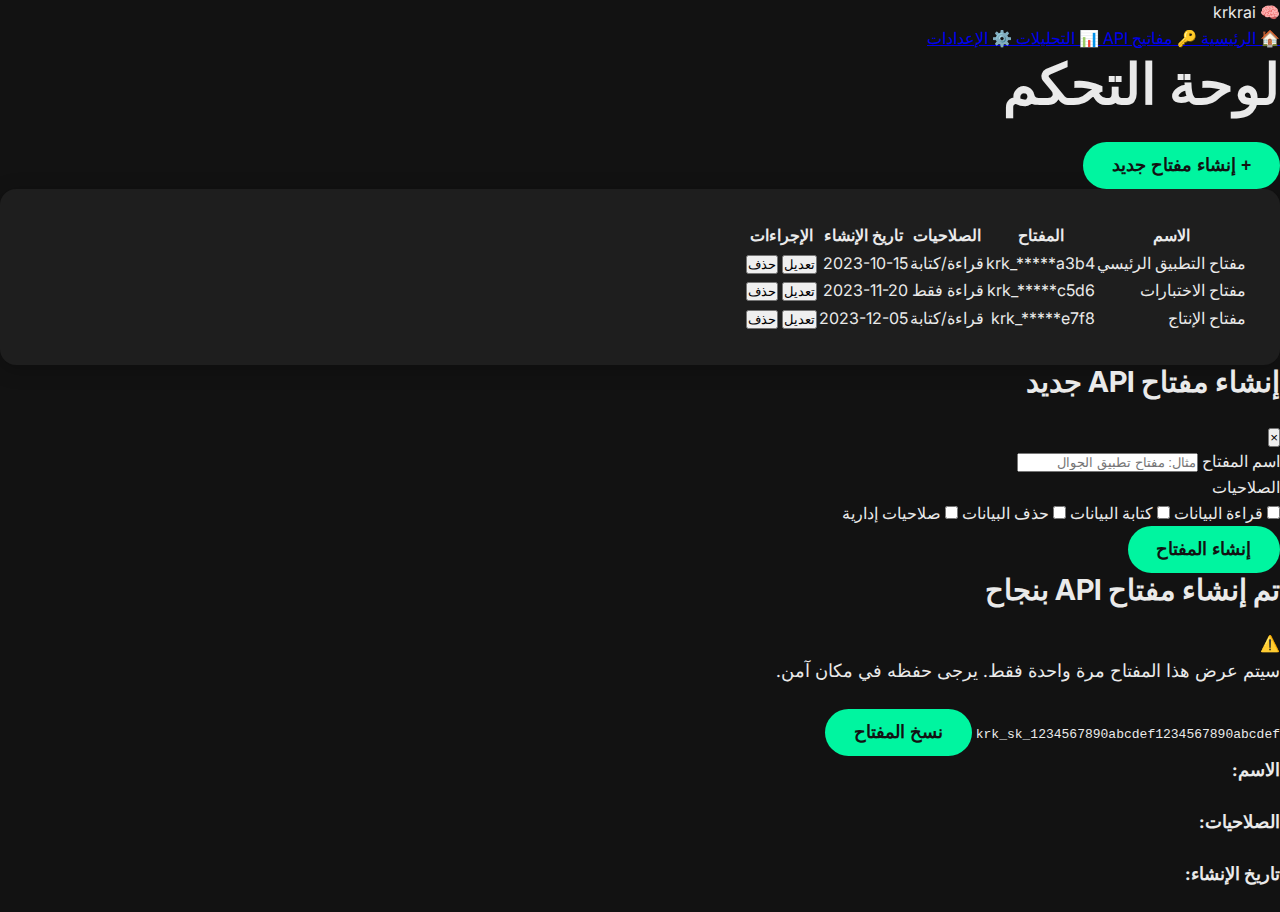
<file: api-keys.html>
<!-- api-keys.html -->
<!DOCTYPE html>
<html lang="ar" dir="rtl">
<head>
  <meta charset="UTF-8">
  <meta name="viewport" content="width=device-width, initial-scale=1.0">
  <title>HamkamAI - لوحة التحكم</title>
  <link rel="stylesheet" href="styles.css">
  <link href="https://fonts.googleapis.com/css2?family=Inter:wght@300;400;500;600;700&display=swap" rel="stylesheet">
</head>
<body data-theme="dark">
  <div class="dashboard-layout">
    <!-- الشريط الجانبي -->
    <aside class="sidebar">
      <div class="logo">
        <span class="logo-icon">🧠</span>
        <span class="logo-text">krkrai</span>
      </div>
      
      <nav class="sidebar-nav">
        <a href="#" class="nav-item">
          <span class="nav-icon">🏠</span>
          <span class="nav-text">الرئيسية</span>
        </a>
        <a href="#" class="nav-item active">
          <span class="nav-icon">🔑</span>
          <span class="nav-text">مفاتيح API</span>
        </a>
        <a href="#" class="nav-item">
          <span class="nav-icon">📊</span>
          <span class="nav-text">التحليلات</span>
        </a>
        <a href="#" class="nav-item">
          <span class="nav-icon">⚙️</span>
          <span class="nav-text">الإعدادات</span>
        </a>
      </nav>
    </aside>
    
    <!-- المحتوى الرئيسي -->
    <main class="dashboard-content">
      <div class="dashboard-header">
        <h1>لوحة التحكم</h1>
        <button class="btn" id="create-key-btn">+ إنشاء مفتاح جديد</button>
      </div>
      
      <!-- جدول مفاتيح API -->
      <div class="card">
        <div class="table-responsive">
          <table class="api-keys-table">
            <thead>
              <tr>
                <th>الاسم</th>
                <th>المفتاح</th>
                <th>الصلاحيات</th>
                <th>تاريخ الإنشاء</th>
                <th>الإجراءات</th>
              </tr>
            </thead>
            <tbody>
              <tr>
                <td>مفتاح التطبيق الرئيسي</td>
                <td>krk_*****a3b4</td>
                <td>قراءة/كتابة</td>
                <td>2023-10-15</td>
                <td>
                  <button class="action-btn">تعديل</button>
                  <button class="action-btn delete">حذف</button>
                </td>
              </tr>
              <tr>
                <td>مفتاح الاختبارات</td>
                <td>krk_*****c5d6</td>
                <td>قراءة فقط</td>
                <td>2023-11-20</td>
                <td>
                  <button class="action-btn">تعديل</button>
                  <button class="action-btn delete">حذف</button>
                </td>
              </tr>
              <tr>
                <td>مفتاح الإنتاج</td>
                <td>krk_*****e7f8</td>
                <td>قراءة/كتابة</td>
                <td>2023-12-05</td>
                <td>
                  <button class="action-btn">تعديل</button>
                  <button class="action-btn delete">حذف</button>
                </td>
              </tr>
            </tbody>
          </table>
        </div>
      </div>
    </main>
  </div>
  
  <!-- نافذة إنشاء مفتاح -->
  <div class="modal" id="create-key-modal">
    <div class="modal-content">
      <div class="modal-header">
        <h3>إنشاء مفتاح API جديد</h3>
        <button class="close-btn">&times;</button>
      </div>
      
      <div class="modal-body">
        <div class="form-group">
          <label for="key-name">اسم المفتاح</label>
          <input type="text" id="key-name" placeholder="مثال: مفتاح تطبيق الجوال">
        </div>
        
        <div class="form-group">
          <label>الصلاحيات</label>
          <div class="permissions-list">
            <label class="permission-item">
              <input type="checkbox" name="permission" value="read">
              <span class="checkmark"></span>
              قراءة البيانات
            </label>
            <label class="permission-item">
              <input type="checkbox" name="permission" value="write">
              <span class="checkmark"></span>
              كتابة البيانات
            </label>
            <label class="permission-item">
              <input type="checkbox" name="permission" value="delete">
              <span class="checkmark"></span>
              حذف البيانات
            </label>
            <label class="permission-item">
              <input type="checkbox" name="permission" value="admin">
              <span class="checkmark"></span>
              صلاحيات إدارية
            </label>
          </div>
        </div>
        
        <button class="btn" id="generate-key-btn">إنشاء المفتاح</button>
      </div>
    </div>
  </div>
  
  <!-- نافذة عرض المفتاح -->
  <div class="modal" id="key-result-modal">
    <div class="modal-content">
      <div class="modal-header">
        <h3>تم إنشاء مفتاح API بنجاح</h3>
      </div>
      
      <div class="modal-body">
        <div class="warning-banner">
          <span class="warning-icon">⚠️</span>
          <p>سيتم عرض هذا المفتاح مرة واحدة فقط. يرجى حفظه في مكان آمن.</p>
        </div>
        
        <div class="api-key-display">
          <code id="generated-key">krk_sk_1234567890abcdef1234567890abcdef</code>
          <button class="btn copy-btn" data-clipboard-target="#generated-key">نسخ المفتاح</button>
        </div>
        
        <div class="key-info">
          <p><strong>الاسم:</strong> <span id="key-info-name"></span></p>
          <p><strong>الصلاحيات:</strong> <span id="key-info-perms"></span></p>
          <p><strong>تاريخ الإنشاء:</strong> <span id="key-info-date"></span></p>
        </div>
      </div>
    </div>
  </div>

  <script>
    // التحكم في النوافذ المنبثقة
    document.getElementById('create-key-btn').addEventListener('click', () => {
      document.getElementById('create-key-modal').style.display = 'flex';
    });
    
    document.querySelector('.close-btn').addEventListener('click', () => {
      document.getElementById('create-key-modal').style.display = 'none';
    });
    
    // إنشاء مفتاح API
    document.getElementById('generate-key-btn').addEventListener('click', () => {
      const keyName = document.getElementById('key-name').value;
      const permissions = Array.from(document.querySelectorAll('input[name="permission"]:checked'))
        .map(input => input.value);
      
      if (!keyName) {
        alert('يرجى إدخال اسم للمفتاح');
        return;
      }
      
      if (permissions.length === 0) {
        alert('يرجى اختيار صلاحية واحدة على الأقل');
        return;
      }
      
      // إخفاء نافذة الإنشاء وإظهار نافذة النتيجة
      document.getElementById('create-key-modal').style.display = 'none';
      
      // تعبئة بيانات المفتاح
      document.getElementById('key-info-name').textContent = keyName;
      document.getElementById('key-info-perms').textContent = permissions.join('، ');
      document.getElementById('key-info-date').textContent = new Date().toLocaleDateString();
      
      document.getElementById('key-result-modal').style.display = 'flex';
    });
    
    // نسخ المفتاح إلى الحافظة
    document.querySelector('.copy-btn').addEventListener('click', () => {
      const key = document.getElementById('generated-key').textContent;
      navigator.clipboard.writeText(key).then(() => {
        alert('تم نسخ المفتاح إلى الحافظة');
      });
    });
  </script>
</body>
</html>
</file>
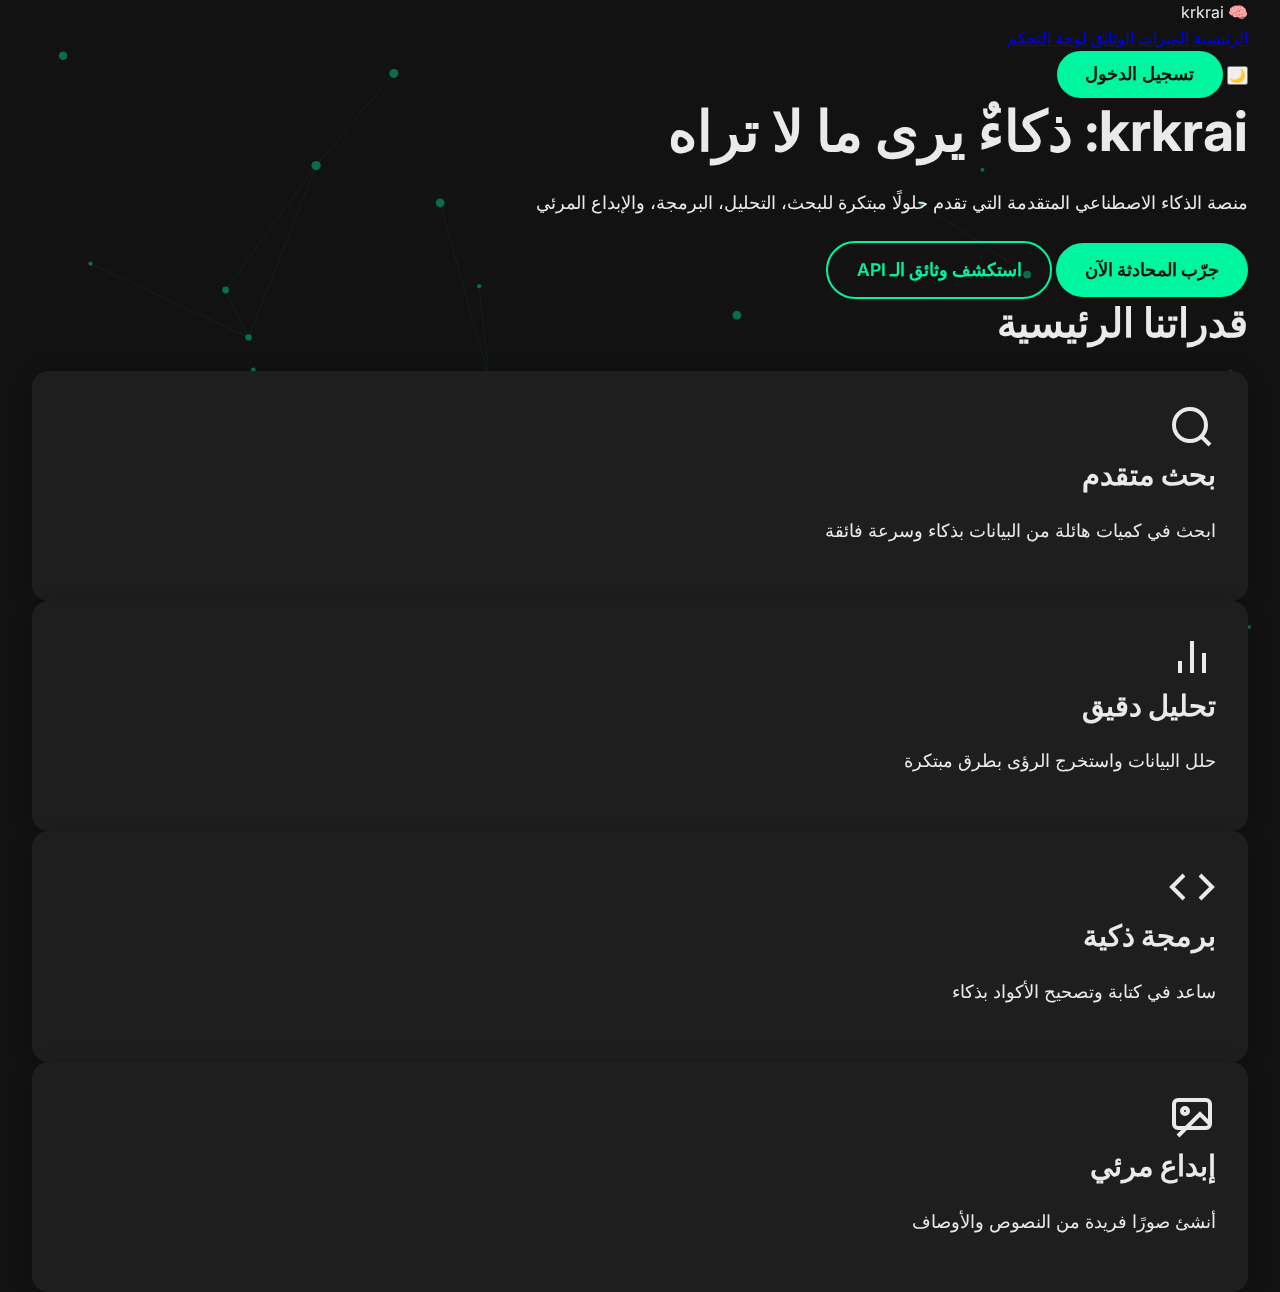
<file: homepage.html>
<!-- homepage.html -->
<!DOCTYPE html>
<html lang="ar" dir="rtl">
<head>
  <meta charset="UTF-8">
  <meta name="viewport" content="width=device-width, initial-scale=1.0">
  <title>HamkamAI - الذكاء الذي يرى ما لا تراه</title>
  <link rel="stylesheet" href="styles.css">
  <link href="https://fonts.googleapis.com/css2?family=Inter:wght@300;400;500;600;700&display=swap" rel="stylesheet">
</head>
<body data-theme="dark">
  <!-- شريط التنقل العلوي -->
  <nav class="navbar">
    <div class="container">
      <div class="nav-container">
        <div class="logo">
          <span class="logo-icon">🧠</span>
          <span class="logo-text">krkrai</span>
        </div>
        
        <div class="nav-links">
          <a href="#" class="nav-link active">الرئيسية</a>
          <a href="#" class="nav-link">الميزات</a>
          <a href="#" class="nav-link">الوثائق</a>
          <a href="#" class="nav-link">لوحة التحكم</a>
        </div>
        
        <div class="nav-actions">
          <button class="theme-toggle">
            <span class="theme-icon">🌙</span>
          </button>
          <button class="btn login-btn">تسجيل الدخول</button>
        </div>
      </div>
    </div>
  </nav>

  <!-- القسم العلوي (Hero Section) -->
  <section class="hero">
    <div class="container">
      <div class="hero-content">
        <h1>krkrai: ذكاءٌ يرى ما لا تراه</h1>
        <p class="hero-subtitle">منصة الذكاء الاصطناعي المتقدمة التي تقدم حلولًا مبتكرة للبحث، التحليل، البرمجة، والإبداع المرئي</p>
        
        <div class="hero-actions">
          <a href="#" class="btn">جرّب المحادثة الآن</a>
          <a href="#" class="btn btn-outline">استكشف وثائق الـ API</a>
        </div>
      </div>
    </div>
    
    <!-- رسم متحرك لشبكة عصبونية -->
    <div class="neural-network-animation">
      <!-- سيتم تنفيذ هذا الجزء باستخدام Canvas -->
    </div>
  </section>

  <!-- قسم القدرات -->
  <section class="capabilities">
    <div class="container">
      <h2 class="section-title">قدراتنا الرئيسية</h2>
      
      <div class="cards-grid">
        <!-- بطاقة البحث -->
        <div class="card capability-card">
          <div class="capability-icon">
            <svg width="48" height="48" viewBox="0 0 24 24" fill="none" stroke="currentColor" stroke-width="2">
              <circle cx="11" cy="11" r="8"></circle>
              <line x1="21" y1="21" x2="16.65" y2="16.65"></line>
            </svg>
          </div>
          <h3>بحث متقدم</h3>
          <p class="capability-desc">ابحث في كميات هائلة من البيانات بذكاء وسرعة فائقة</p>
        </div>
        
        <!-- بطاقة التحليل -->
        <div class="card capability-card">
          <div class="capability-icon">
            <svg width="48" height="48" viewBox="0 0 24 24" fill="none" stroke="currentColor" stroke-width="2">
              <line x1="18" y1="20" x2="18" y2="10"></line>
              <line x1="12" y1="20" x2="12" y2="4"></line>
              <line x1="6" y1="20" x2="6" y2="14"></line>
            </svg>
          </div>
          <h3>تحليل دقيق</h3>
          <p class="capability-desc">حلل البيانات واستخرج الرؤى بطرق مبتكرة</p>
        </div>
        
        <!-- بطاقة البرمجة -->
        <div class="card capability-card">
          <div class="capability-icon">
            <svg width="48" height="48" viewBox="0 0 24 24" fill="none" stroke="currentColor" stroke-width="2">
              <polyline points="16 18 22 12 16 6"></polyline>
              <polyline points="8 6 2 12 8 18"></polyline>
            </svg>
          </div>
          <h3>برمجة ذكية</h3>
          <p class="capability-desc">ساعد في كتابة وتصحيح الأكواد بذكاء</p>
        </div>
        
        <!-- بطاقة التصوير -->
        <div class="card capability-card">
          <div class="capability-icon">
            <svg width="48" height="48" viewBox="0 0 24 24" fill="none" stroke="currentColor" stroke-width="2">
              <rect x="3" y="3" width="18" height="14" rx="2" ry="2"></rect>
              <circle cx="8.5" cy="8.5" r="1.5"></circle>
              <polyline points="21 15 16 10 5 21"></polyline>
            </svg>
          </div>
          <h3>إبداع مرئي</h3>
          <p class="capability-desc">أنشئ صورًا فريدة من النصوص والأوصاف</p>
        </div>
      </div>
    </div>
  </section>

  <script>
    // تنفيذ شبكة عصبونية متحركة
    function createNeuralNetworkAnimation() {
      const canvas = document.createElement('canvas');
      canvas.width = window.innerWidth;
      canvas.height = window.innerHeight;
      canvas.style.position = 'absolute';
      canvas.style.top = '0';
      canvas.style.left = '0';
      canvas.style.zIndex = '-1';
      canvas.style.opacity = '0.5';
      
      document.querySelector('.hero').appendChild(canvas);
      
      const ctx = canvas.getContext('2d');
      const nodes = [];
      const connections = [];
      
      // إنشاء العقد
      for (let i = 0; i < 30; i++) {
        nodes.push({
          x: Math.random() * canvas.width,
          y: Math.random() * canvas.height,
          radius: 2 + Math.random() * 3,
          vx: (Math.random() - 0.5) * 0.5,
          vy: (Math.random() - 0.5) * 0.5
        });
      }
      
      // إنشاء اتصالات
      for (let i = 0; i < nodes.length; i++) {
        for (let j = i + 1; j < nodes.length; j++) {
          if (Math.random() > 0.7) {
            connections.push({
              from: i,
              to: j,
              opacity: 0
            });
          }
        }
      }
      
      // رسم الرسوم المتحركة
      function animate() {
        ctx.clearRect(0, 0, canvas.width, canvas.height);
        
        // رسم الاتصالات
        ctx.strokeStyle = '#00F5A0';
        ctx.lineWidth = 1;
        
        for (const conn of connections) {
          const from = nodes[conn.from];
          const to = nodes[conn.to];
          
          // حساب المسافة
          const dx = to.x - from.x;
          const dy = to.y - from.y;
          const dist = Math.sqrt(dx * dx + dy * dy);
          
          if (dist < 200) {
            conn.opacity = Math.min(1, conn.opacity + 0.01);
            ctx.globalAlpha = conn.opacity * 0.3;
            ctx.beginPath();
            ctx.moveTo(from.x, from.y);
            ctx.lineTo(to.x, to.y);
            ctx.stroke();
          } else {
            conn.opacity = Math.max(0, conn.opacity - 0.01);
          }
        }
        
        // رسم العقد
        ctx.fillStyle = '#00F5A0';
        
        for (const node of nodes) {
          ctx.globalAlpha = 0.8;
          ctx.beginPath();
          ctx.arc(node.x, node.y, node.radius, 0, Math.PI * 2);
          ctx.fill();
          
          // تحديث الموضع
          node.x += node.vx;
          node.y += node.vy;
          
          // التحقق من الحدود
          if (node.x < 0 || node.x > canvas.width) node.vx *= -1;
          if (node.y < 0 || node.y > canvas.height) node.vy *= -1;
        }
        
        requestAnimationFrame(animate);
      }
      
      animate();
    }
    
    // تبديل الوضع الداكن/الفاتح
    document.querySelector('.theme-toggle').addEventListener('click', () => {
      const currentTheme = document.body.getAttribute('data-theme');
      const newTheme = currentTheme === 'dark' ? 'light' : 'dark';
      document.body.setAttribute('data-theme', newTheme);
      document.querySelector('.theme-icon').textContent = newTheme === 'dark' ? '🌙' : '☀️';
    });
    
    // تهيئة الشبكة العصبونية
    window.addEventListener('load', createNeuralNetworkAnimation);
  </script>
</body>
</html>
</file>
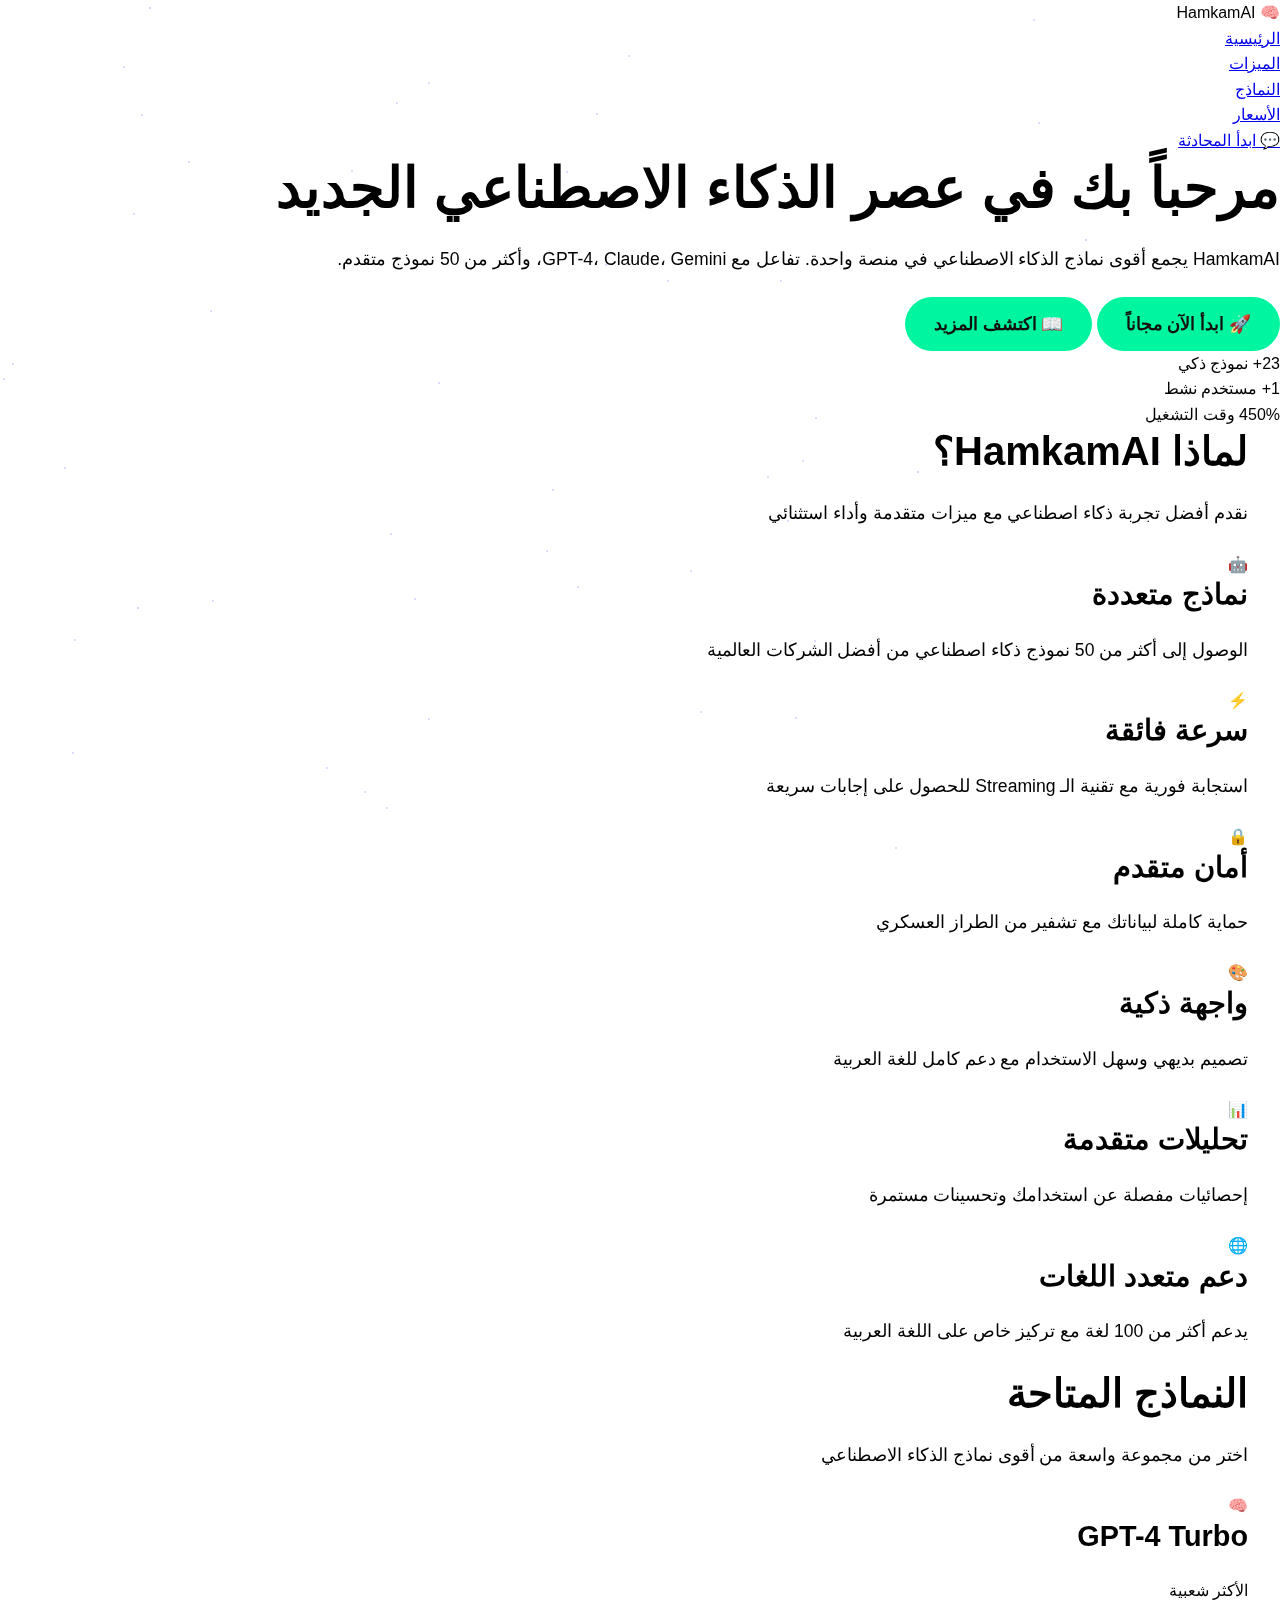
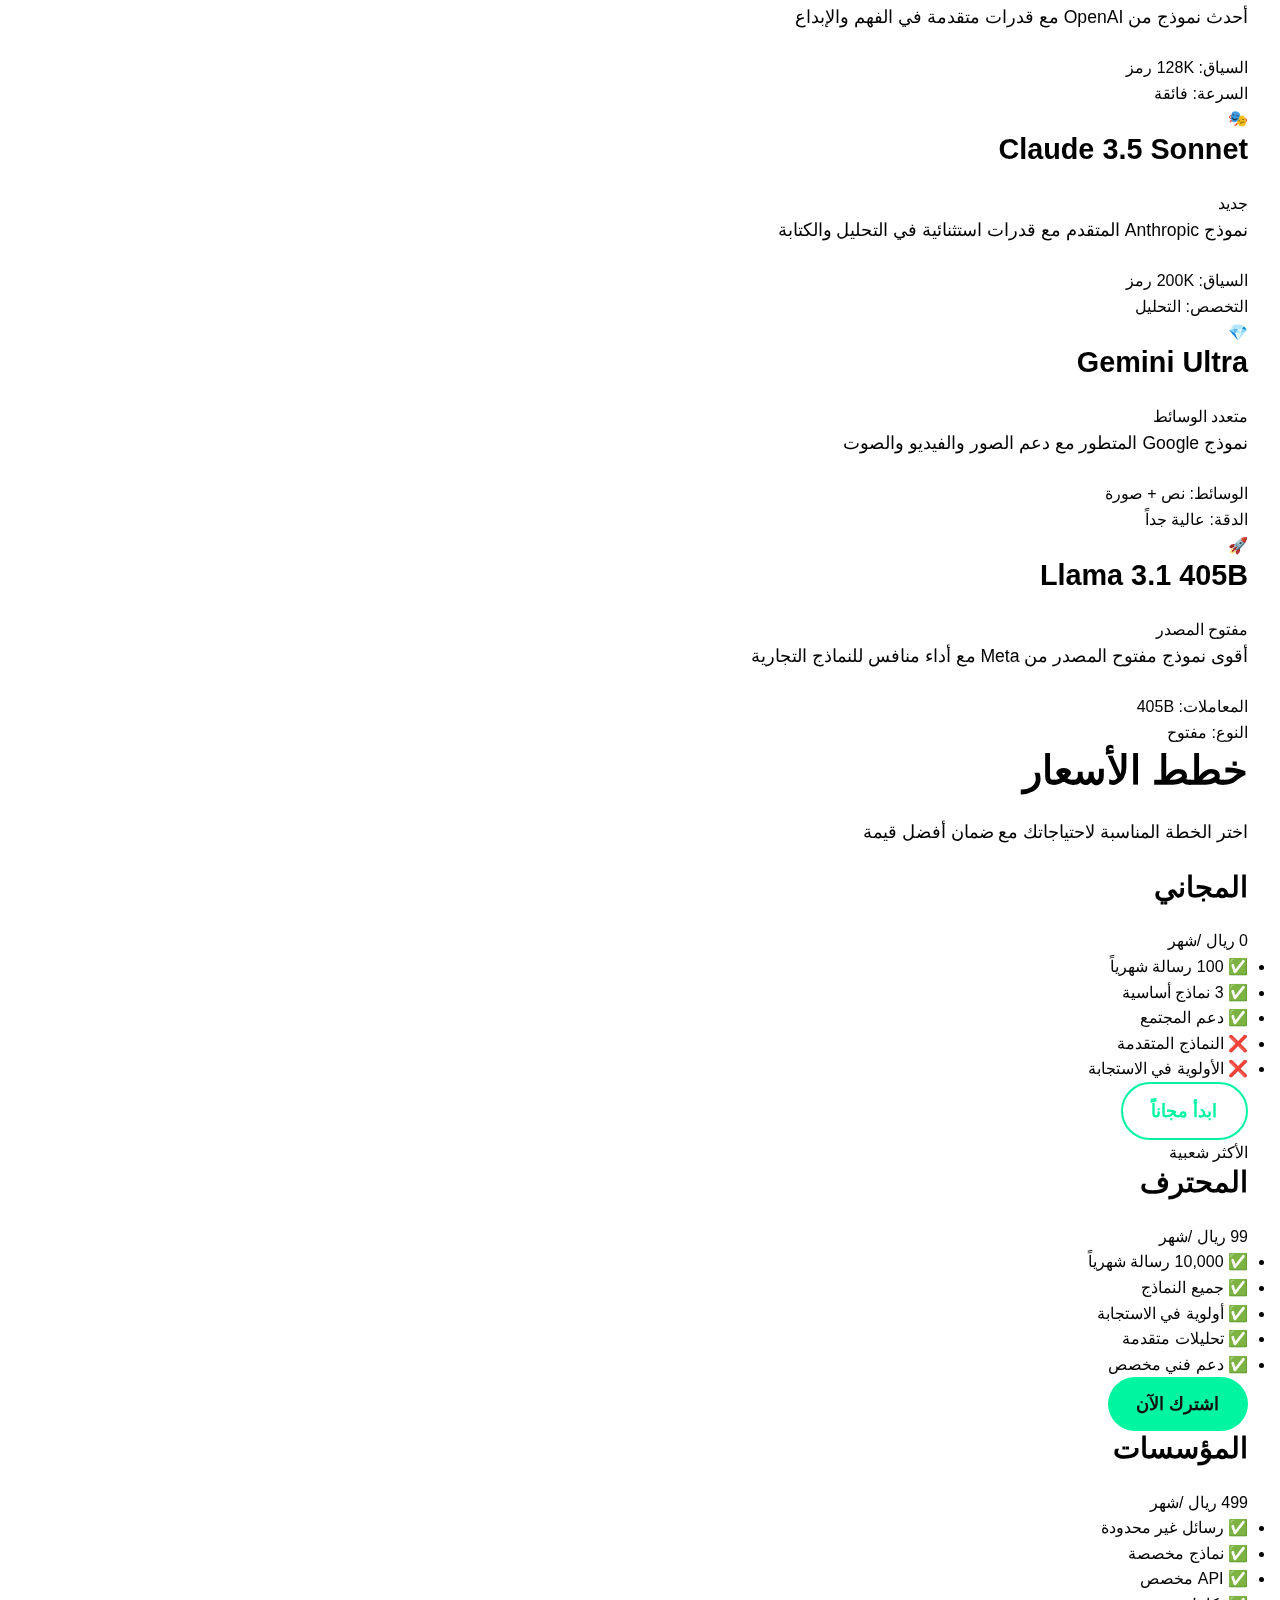
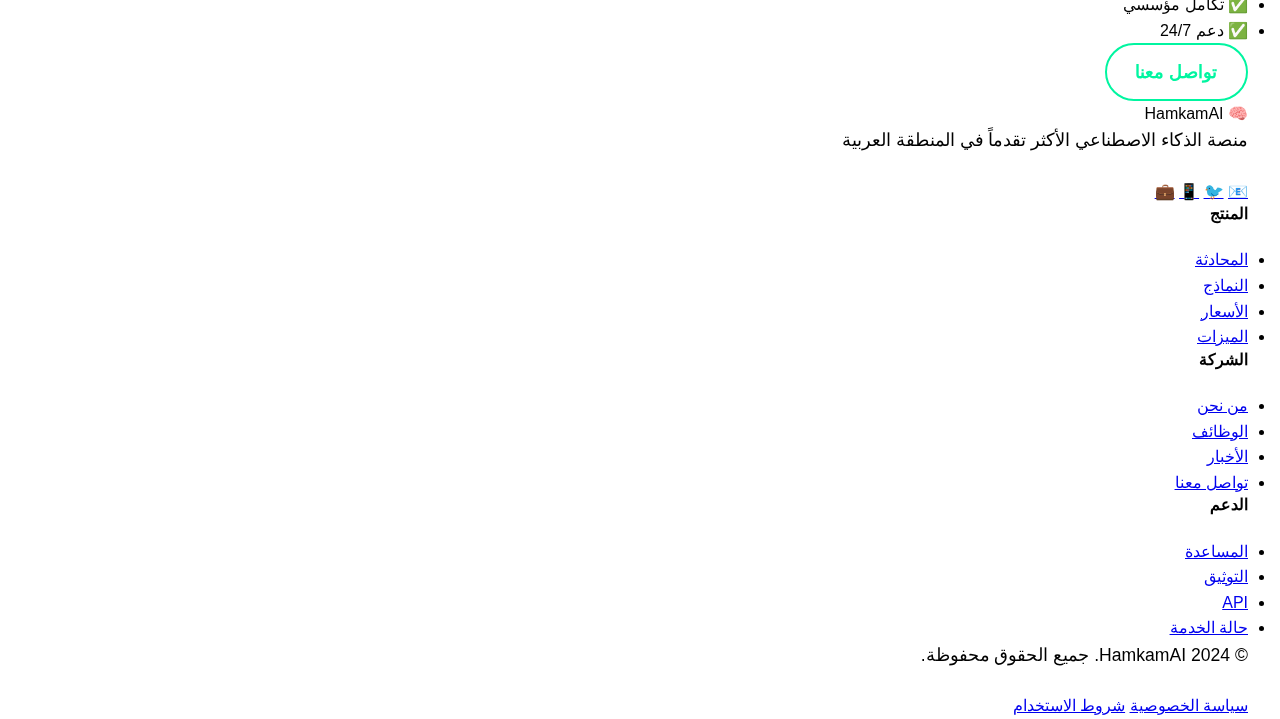
<file: inde.x.html>
<!DOCTYPE html>
<html lang="ar" dir="rtl">
<head>
    <meta charset="UTF-8">
    <meta name="viewport" content="width=device-width, initial-scale=1.0">
    <title>HamkamAI - الذكاء الاصطناعي المتقدم</title>
    <link href="https://fonts.googleapis.com/css2?family=Cairo:wght@300;400;600;700&display=swap" rel="stylesheet">
    <link rel="stylesheet" href="styles.css">
    <link rel="icon" href="data:image/svg+xml,<svg xmlns='http://www.w3.org/2000/svg' viewBox='0 0 100 100'><text y='.9em' font-size='90'>🧠</text></svg>">
</head>
<body>
    <!-- Header -->
    <header class="header">
        <nav class="nav">
            <div class="nav-brand">
                <span class="logo">🧠</span>
                <span class="brand-name">HamkamAI</span>
            </div>
            <ul class="nav-menu">
                <li><a href="#home" class="nav-link active">الرئيسية</a></li>
                <li><a href="#features" class="nav-link">الميزات</a></li>
                <li><a href="#models" class="nav-link">النماذج</a></li>
                <li><a href="#pricing" class="nav-link">الأسعار</a></li>
                <li><a href="chat.html" class="nav-link chat-btn">💬 ابدأ المحادثة</a></li>
            </ul>
            <div class="nav-toggle">
                <span></span>
                <span></span>
                <span></span>
            </div>
        </nav>
    </header>

    <!-- Hero Section -->
    <section id="home" class="hero">
        <div class="hero-content">
            <div class="hero-text">
                <h1 class="hero-title">
                    مرحباً بك في عصر
                    <span class="gradient-text">الذكاء الاصطناعي</span>
                    الجديد
                </h1>
                <p class="hero-description">
                    HamkamAI يجمع أقوى نماذج الذكاء الاصطناعي في منصة واحدة. 
                    تفاعل مع GPT-4، Claude، Gemini، وأكثر من 50 نموذج متقدم.
                </p>
                <div class="hero-buttons">
                    <a href="chat.html" class="btn btn-primary">
                        🚀 ابدأ الآن مجاناً
                    </a>
                    <a href="#features" class="btn btn-secondary">
                        📖 اكتشف المزيد
                    </a>
                </div>
                <div class="hero-stats">
                    <div class="stat">
                        <span class="stat-number">50+</span>
                        <span class="stat-label">نموذج ذكي</span>
                    </div>
                    <div class="stat">
                        <span class="stat-number">1M+</span>
                        <span class="stat-label">مستخدم نشط</span>
                    </div>
                    <div class="stat">
                        <span class="stat-number">99.9%</span>
                        <span class="stat-label">وقت التشغيل</span>
                    </div>
                </div>
            </div>
            <div class="hero-visual">
                <div class="ai-brain">
                    <div class="brain-core"></div>
                    <div class="neural-network">
                        <div class="neuron"></div>
                        <div class="neuron"></div>
                        <div class="neuron"></div>
                        <div class="neuron"></div>
                        <div class="neuron"></div>
                        <div class="neuron"></div>
                    </div>
                    <div class="data-flow">
                        <div class="data-particle"></div>
                        <div class="data-particle"></div>
                        <div class="data-particle"></div>
                    </div>
                </div>
            </div>
        </div>
    </section>

    <!-- Features Section -->
    <section id="features" class="features">
        <div class="container">
            <div class="section-header">
                <h2 class="section-title">لماذا HamkamAI؟</h2>
                <p class="section-description">
                    نقدم أفضل تجربة ذكاء اصطناعي مع ميزات متقدمة وأداء استثنائي
                </p>
            </div>
            <div class="features-grid">
                <div class="feature-card">
                    <div class="feature-icon">🤖</div>
                    <h3 class="feature-title">نماذج متعددة</h3>
                    <p class="feature-description">
                        الوصول إلى أكثر من 50 نموذج ذكاء اصطناعي من أفضل الشركات العالمية
                    </p>
                </div>
                <div class="feature-card">
                    <div class="feature-icon">⚡</div>
                    <h3 class="feature-title">سرعة فائقة</h3>
                    <p class="feature-description">
                        استجابة فورية مع تقنية الـ Streaming للحصول على إجابات سريعة
                    </p>
                </div>
                <div class="feature-card">
                    <div class="feature-icon">🔒</div>
                    <h3 class="feature-title">أمان متقدم</h3>
                    <p class="feature-description">
                        حماية كاملة لبياناتك مع تشفير من الطراز العسكري
                    </p>
                </div>
                <div class="feature-card">
                    <div class="feature-icon">🎨</div>
                    <h3 class="feature-title">واجهة ذكية</h3>
                    <p class="feature-description">
                        تصميم بديهي وسهل الاستخدام مع دعم كامل للغة العربية
                    </p>
                </div>
                <div class="feature-card">
                    <div class="feature-icon">📊</div>
                    <h3 class="feature-title">تحليلات متقدمة</h3>
                    <p class="feature-description">
                        إحصائيات مفصلة عن استخدامك وتحسينات مستمرة
                    </p>
                </div>
                <div class="feature-card">
                    <div class="feature-icon">🌐</div>
                    <h3 class="feature-title">دعم متعدد اللغات</h3>
                    <p class="feature-description">
                        يدعم أكثر من 100 لغة مع تركيز خاص على اللغة العربية
                    </p>
                </div>
            </div>
        </div>
    </section>

    <!-- Models Section -->
    <section id="models" class="models">
        <div class="container">
            <div class="section-header">
                <h2 class="section-title">النماذج المتاحة</h2>
                <p class="section-description">
                    اختر من مجموعة واسعة من أقوى نماذج الذكاء الاصطناعي
                </p>
            </div>
            <div class="models-grid">
                <div class="model-card featured">
                    <div class="model-header">
                        <div class="model-icon">🧠</div>
                        <div class="model-info">
                            <h3 class="model-name">GPT-4 Turbo</h3>
                            <span class="model-badge">الأكثر شعبية</span>
                        </div>
                    </div>
                    <p class="model-description">
                        أحدث نموذج من OpenAI مع قدرات متقدمة في الفهم والإبداع
                    </p>
                    <div class="model-specs">
                        <div class="spec">
                            <span class="spec-label">السياق:</span>
                            <span class="spec-value">128K رمز</span>
                        </div>
                        <div class="spec">
                            <span class="spec-label">السرعة:</span>
                            <span class="spec-value">فائقة</span>
                        </div>
                    </div>
                </div>

                <div class="model-card">
                    <div class="model-header">
                        <div class="model-icon">🎭</div>
                        <div class="model-info">
                            <h3 class="model-name">Claude 3.5 Sonnet</h3>
                            <span class="model-badge">جديد</span>
                        </div>
                    </div>
                    <p class="model-description">
                        نموذج Anthropic المتقدم مع قدرات استثنائية في التحليل والكتابة
                    </p>
                    <div class="model-specs">
                        <div class="spec">
                            <span class="spec-label">السياق:</span>
                            <span class="spec-value">200K رمز</span>
                        </div>
                        <div class="spec">
                            <span class="spec-label">التخصص:</span>
                            <span class="spec-value">التحليل</span>
                        </div>
                    </div>
                </div>

                <div class="model-card">
                    <div class="model-header">
                        <div class="model-icon">💎</div>
                        <div class="model-info">
                            <h3 class="model-name">Gemini Ultra</h3>
                            <span class="model-badge">متعدد الوسائط</span>
                        </div>
                    </div>
                    <p class="model-description">
                        نموذج Google المتطور مع دعم الصور والفيديو والصوت
                    </p>
                    <div class="model-specs">
                        <div class="spec">
                            <span class="spec-label">الوسائط:</span>
                            <span class="spec-value">نص + صورة</span>
                        </div>
                        <div class="spec">
                            <span class="spec-label">الدقة:</span>
                            <span class="spec-value">عالية جداً</span>
                        </div>
                    </div>
                </div>

                <div class="model-card">
                    <div class="model-header">
                        <div class="model-icon">🚀</div>
                        <div class="model-info">
                            <h3 class="model-name">Llama 3.1 405B</h3>
                            <span class="model-badge">مفتوح المصدر</span>
                        </div>
                    </div>
                    <p class="model-description">
                        أقوى نموذج مفتوح المصدر من Meta مع أداء منافس للنماذج التجارية
                    </p>
                    <div class="model-specs">
                        <div class="spec">
                            <span class="spec-label">المعاملات:</span>
                            <span class="spec-value">405B</span>
                        </div>
                        <div class="spec">
                            <span class="spec-label">النوع:</span>
                            <span class="spec-value">مفتوح</span>
                        </div>
                    </div>
                </div>
            </div>
        </div>
    </section>

    <!-- Pricing Section -->
    <section id="pricing" class="pricing">
        <div class="container">
            <div class="section-header">
                <h2 class="section-title">خطط الأسعار</h2>
                <p class="section-description">
                    اختر الخطة المناسبة لاحتياجاتك مع ضمان أفضل قيمة
                </p>
            </div>
            <div class="pricing-grid">
                <div class="pricing-card">
                    <div class="pricing-header">
                        <h3 class="pricing-title">المجاني</h3>
                        <div class="pricing-price">
                            <span class="price">0</span>
                            <span class="currency">ريال</span>
                            <span class="period">/شهر</span>
                        </div>
                    </div>
                    <ul class="pricing-features">
                        <li>✅ 100 رسالة شهرياً</li>
                        <li>✅ 3 نماذج أساسية</li>
                        <li>✅ دعم المجتمع</li>
                        <li>❌ النماذج المتقدمة</li>
                        <li>❌ الأولوية في الاستجابة</li>
                    </ul>
                    <a href="chat.html" class="btn btn-outline">ابدأ مجاناً</a>
                </div>

                <div class="pricing-card featured">
                    <div class="pricing-badge">الأكثر شعبية</div>
                    <div class="pricing-header">
                        <h3 class="pricing-title">المحترف</h3>
                        <div class="pricing-price">
                            <span class="price">99</span>
                            <span class="currency">ريال</span>
                            <span class="period">/شهر</span>
                        </div>
                    </div>
                    <ul class="pricing-features">
                        <li>✅ 10,000 رسالة شهرياً</li>
                        <li>✅ جميع النماذج</li>
                        <li>✅ أولوية في الاستجابة</li>
                        <li>✅ تحليلات متقدمة</li>
                        <li>✅ دعم فني مخصص</li>
                    </ul>
                    <a href="chat.html" class="btn btn-primary">اشترك الآن</a>
                </div>

                <div class="pricing-card">
                    <div class="pricing-header">
                        <h3 class="pricing-title">المؤسسات</h3>
                        <div class="pricing-price">
                            <span class="price">499</span>
                            <span class="currency">ريال</span>
                            <span class="period">/شهر</span>
                        </div>
                    </div>
                    <ul class="pricing-features">
                        <li>✅ رسائل غير محدودة</li>
                        <li>✅ نماذج مخصصة</li>
                        <li>✅ API مخصص</li>
                        <li>✅ تكامل مؤسسي</li>
                        <li>✅ دعم 24/7</li>
                    </ul>
                    <a href="#contact" class="btn btn-outline">تواصل معنا</a>
                </div>
            </div>
        </div>
    </section>

    <!-- Footer -->
    <footer class="footer">
        <div class="container">
            <div class="footer-content">
                <div class="footer-section">
                    <div class="footer-brand">
                        <span class="logo">🧠</span>
                        <span class="brand-name">HamkamAI</span>
                    </div>
                    <p class="footer-description">
                        منصة الذكاء الاصطناعي الأكثر تقدماً في المنطقة العربية
                    </p>
                    <div class="social-links">
                        <a href="#" class="social-link">📧</a>
                        <a href="#" class="social-link">🐦</a>
                        <a href="#" class="social-link">📱</a>
                        <a href="#" class="social-link">💼</a>
                    </div>
                </div>
                <div class="footer-section">
                    <h4 class="footer-title">المنتج</h4>
                    <ul class="footer-links">
                        <li><a href="chat.html">المحادثة</a></li>
                        <li><a href="#models">النماذج</a></li>
                        <li><a href="#pricing">الأسعار</a></li>
                        <li><a href="#features">الميزات</a></li>
                    </ul>
                </div>
                <div class="footer-section">
                    <h4 class="footer-title">الشركة</h4>
                    <ul class="footer-links">
                        <li><a href="#about">من نحن</a></li>
                        <li><a href="#careers">الوظائف</a></li>
                        <li><a href="#news">الأخبار</a></li>
                        <li><a href="#contact">تواصل معنا</a></li>
                    </ul>
                </div>
                <div class="footer-section">
                    <h4 class="footer-title">الدعم</h4>
                    <ul class="footer-links">
                        <li><a href="#help">المساعدة</a></li>
                        <li><a href="#docs">التوثيق</a></li>
                        <li><a href="#api">API</a></li>
                        <li><a href="#status">حالة الخدمة</a></li>
                    </ul>
                </div>
            </div>
            <div class="footer-bottom">
                <p>&copy; 2024 HamkamAI. جميع الحقوق محفوظة.</p>
                <div class="footer-legal">
                    <a href="#privacy">سياسة الخصوصية</a>
                    <a href="#terms">شروط الاستخدام</a>
                </div>
            </div>
        </div>
    </footer>

    <script src="script.js"></script>
</body>
</html>
</file>
<file: styles.css>
/* styles.css */
:root {
  /* نظام الألوان */
  --dark-bg: #121212;
  --light-bg: #FFFFFF;
  --text-dark: #EAEAEA;
  --text-light: #181818;
  --accent: #00F5A0;
  --card-bg: #1E1E1E;
  --border-color: rgba(255, 255, 255, 0.1);
  --shadow: 0 4px 20px rgba(0, 0, 0, 0.25);
  
  /* نظام الطباعة */
  --font-family: 'Inter', -apple-system, BlinkMacSystemFont, sans-serif;
  --h1: 3.5rem;
  --h2: 2.5rem;
  --h3: 1.8rem;
  --body: 1.1rem;
  --small: 0.9rem;
}

[data-theme="light"] {
  --bg: var(--light-bg);
  --text: var(--text-light);
  --card-bg: #F8F9FA;
  --border-color: rgba(0, 0, 0, 0.05);
}

[data-theme="dark"] {
  --bg: var(--dark-bg);
  --text: var(--text-dark);
}

* {
  margin: 0;
  padding: 0;
  box-sizing: border-box;
}

body {
  background-color: var(--bg);
  color: var(--text);
  font-family: var(--font-family);
  line-height: 1.6;
  transition: background-color 0.3s ease;
}

.container {
  max-width: 1400px;
  margin: 0 auto;
  padding: 0 2rem;
}

.btn {
  display: inline-block;
  padding: 0.8rem 1.8rem;
  background-color: var(--accent);
  color: var(--dark-bg);
  border: none;
  border-radius: 50px;
  font-weight: 600;
  cursor: pointer;
  transition: all 0.3s ease;
  text-decoration: none;
  font-size: var(--body);
}

.btn-outline {
  background: transparent;
  border: 2px solid var(--accent);
  color: var(--accent);
}

.btn:hover {
  transform: translateY(-3px);
  box-shadow: 0 5px 15px rgba(0, 245, 160, 0.3);
}

h1, h2, h3, h4, h5 {
  font-weight: 700;
  line-height: 1.2;
  margin-bottom: 1.5rem;
}

h1 {
  font-size: var(--h1);
}

h2 {
  font-size: var(--h2);
}

h3 {
  font-size: var(--h3);
}

p {
  margin-bottom: 1.5rem;
  font-size: var(--body);
}

.card {
  background-color: var(--card-bg);
  border-radius: 16px;
  padding: 2rem;
  box-shadow: var(--shadow);
  transition: transform 0.3s ease;
}

.card:hover {
  transform: translateY(-5px);
}
</file>
